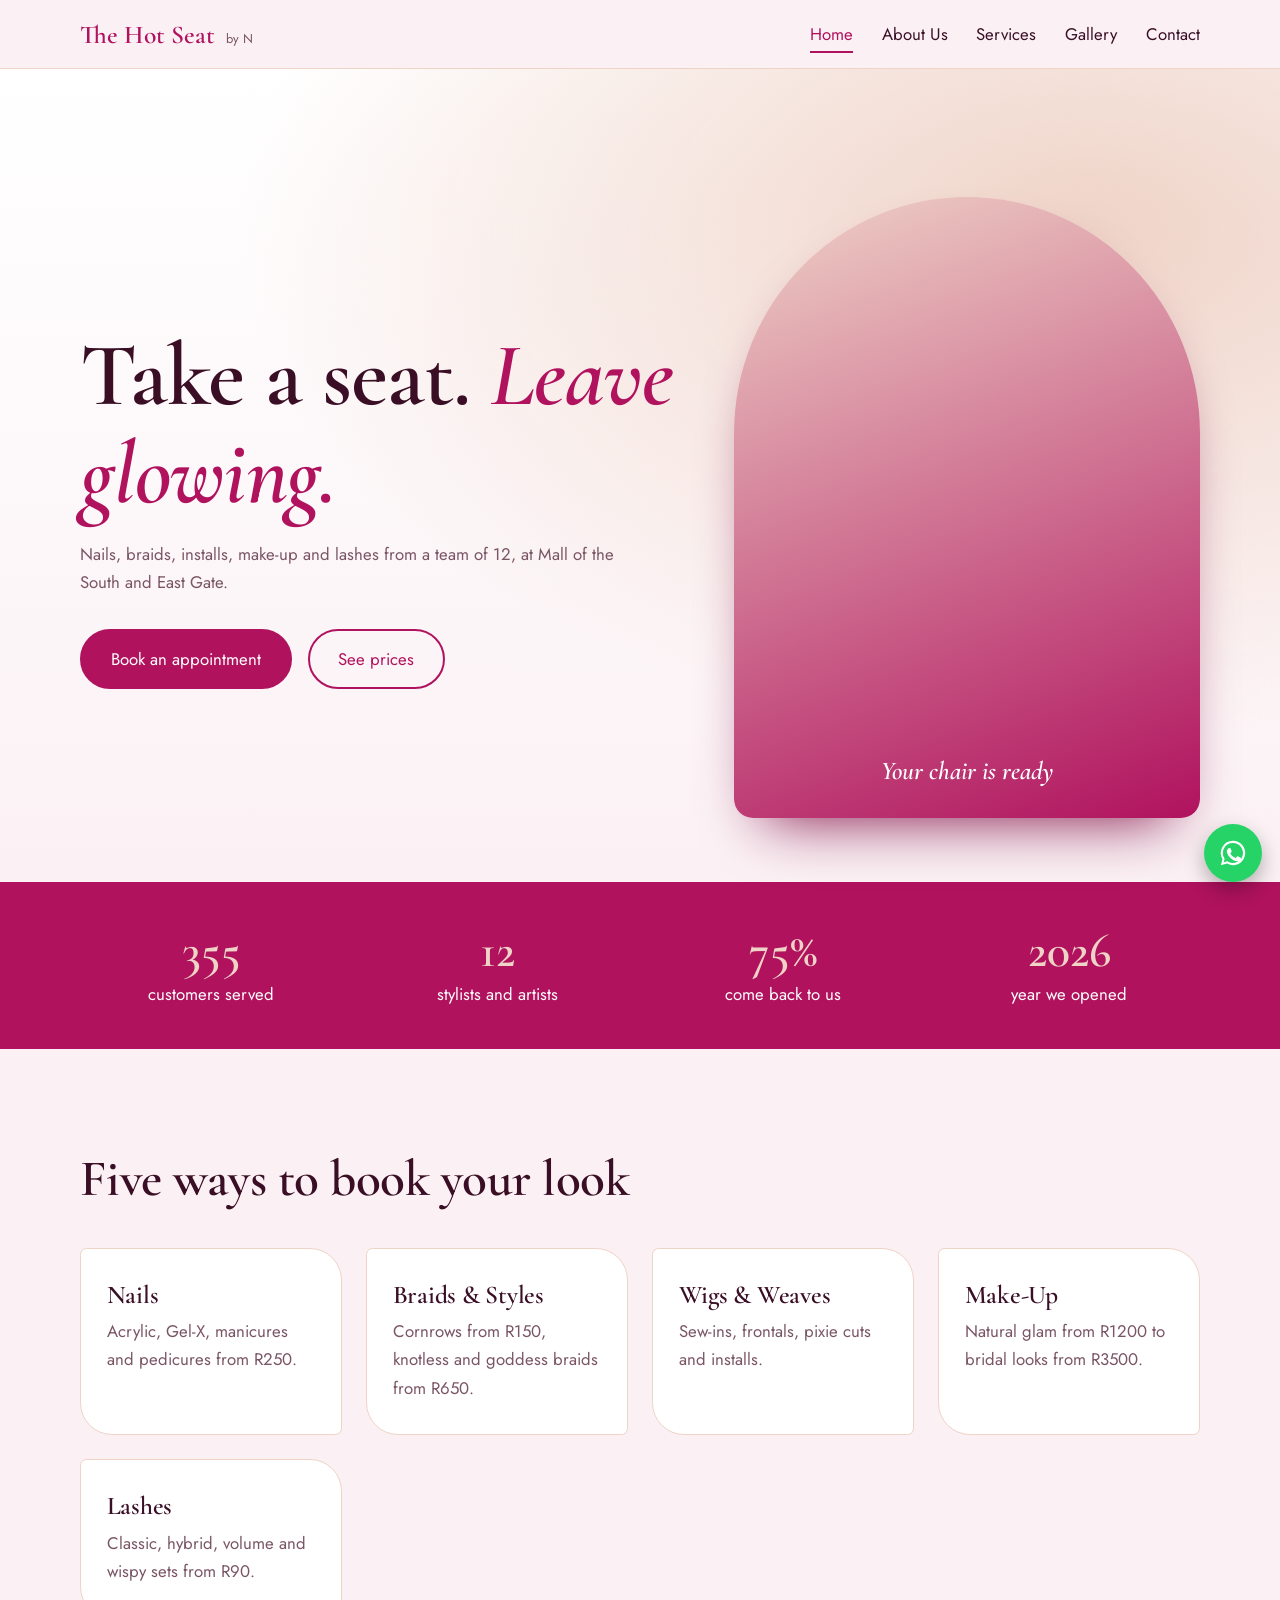
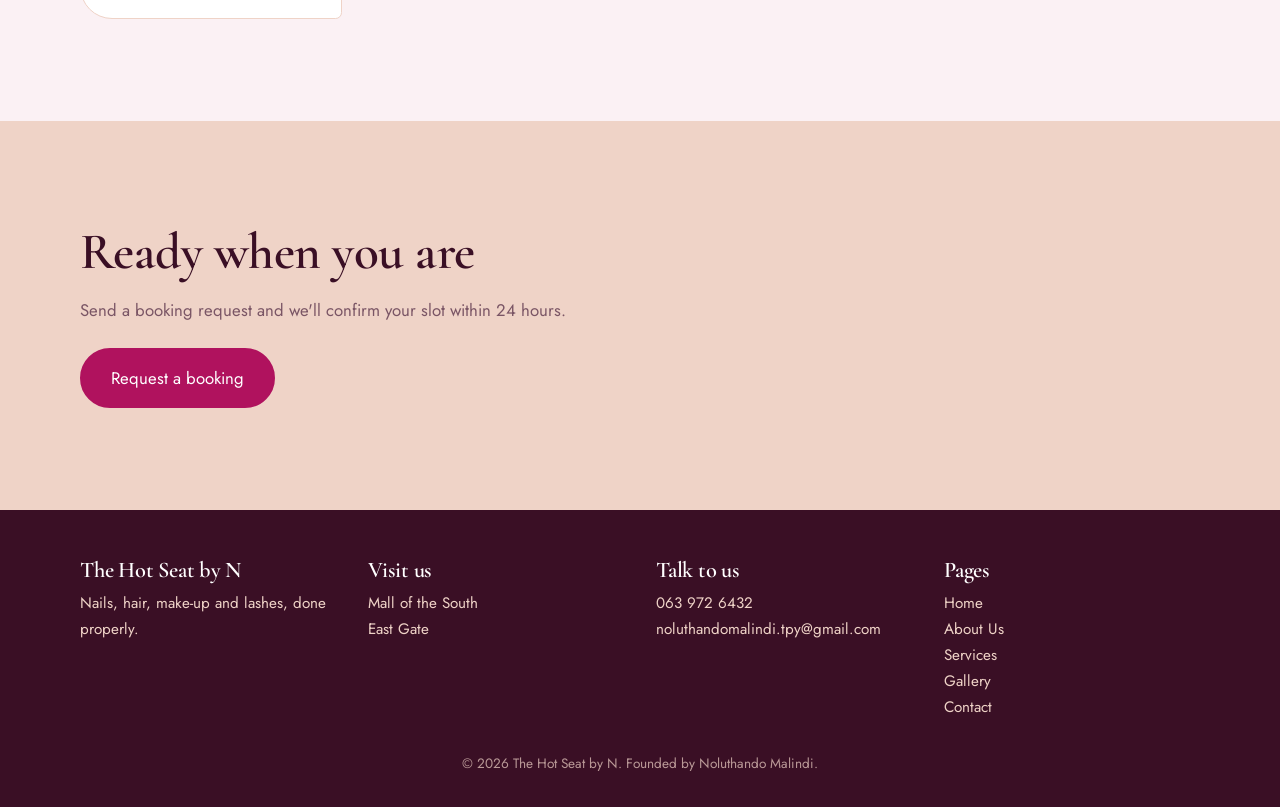
<file: index.html>
<!DOCTYPE html><html lang="en"><head><meta charset="utf-8"><meta name="viewport" content="width=device-width,initial-scale=1">
<title>Home | The Hot Seat by N</title><meta name="description" content="Nails, braids, wigs, make-up and lashes at Mall of the South and East Gate.">
<link rel="preconnect" href="https://fonts.googleapis.com"><link rel="preconnect" href="https://fonts.gstatic.com" crossorigin>
<link href="https://fonts.googleapis.com/css2?family=Cormorant+Garamond:ital,wght@0,600;1,600&family=Jost:wght@400;500&display=swap" rel="stylesheet">
<link rel="stylesheet" href="css/style.css"></head><body><div id="site-header"></div><main>
<section class="hero"><div class="wrap"><div>
<h1>Take a seat. <em>Leave glowing.</em></h1>
<p class="lead">Nails, braids, installs, make-up and lashes from a team of 12, at Mall of the South and East Gate.</p>
<div class="cta"><a class="btn" href="contact.html">Book an appointment</a><a class="btn ghost" href="services.html">See prices</a></div></div>
<div class="seat" aria-hidden="true">Your chair is ready</div></div></section>
<div class="stats"><div class="wrap"><div><b>355</b>customers served</div><div><b>12</b>stylists and artists</div><div><b>75%</b>come back to us</div><div><b>2026</b>year we opened</div></div></div>
<section><div class="wrap"><h2>Five ways to book your look</h2>
<div class="grid">
<a class="cat" href="services.html"><h3>Nails</h3><p>Acrylic, Gel-X, manicures and pedicures from R250.</p></a>
<a class="cat" href="services.html"><h3>Braids &amp; Styles</h3><p>Cornrows from R150, knotless and goddess braids from R650.</p></a>
<a class="cat" href="services.html"><h3>Wigs &amp; Weaves</h3><p>Sew-ins, frontals, pixie cuts and installs.</p></a>
<a class="cat" href="services.html"><h3>Make-Up</h3><p>Natural glam from R1200 to bridal looks from R3500.</p></a>
<a class="cat" href="services.html"><h3>Lashes</h3><p>Classic, hybrid, volume and wispy sets from R90.</p></a></div></div></section>
<section class="band"><div class="wrap"><h2>Ready when you are</h2><p class="lead">Send a booking request and we'll confirm your slot within 24 hours.</p><p style="margin-top:1.5rem"><a class="btn" href="contact.html">Request a booking</a></p></div></section>
</main><div id="site-footer"></div><script src="js/data.js"></script><script src="js/main.js"></script></body></html>
</file>
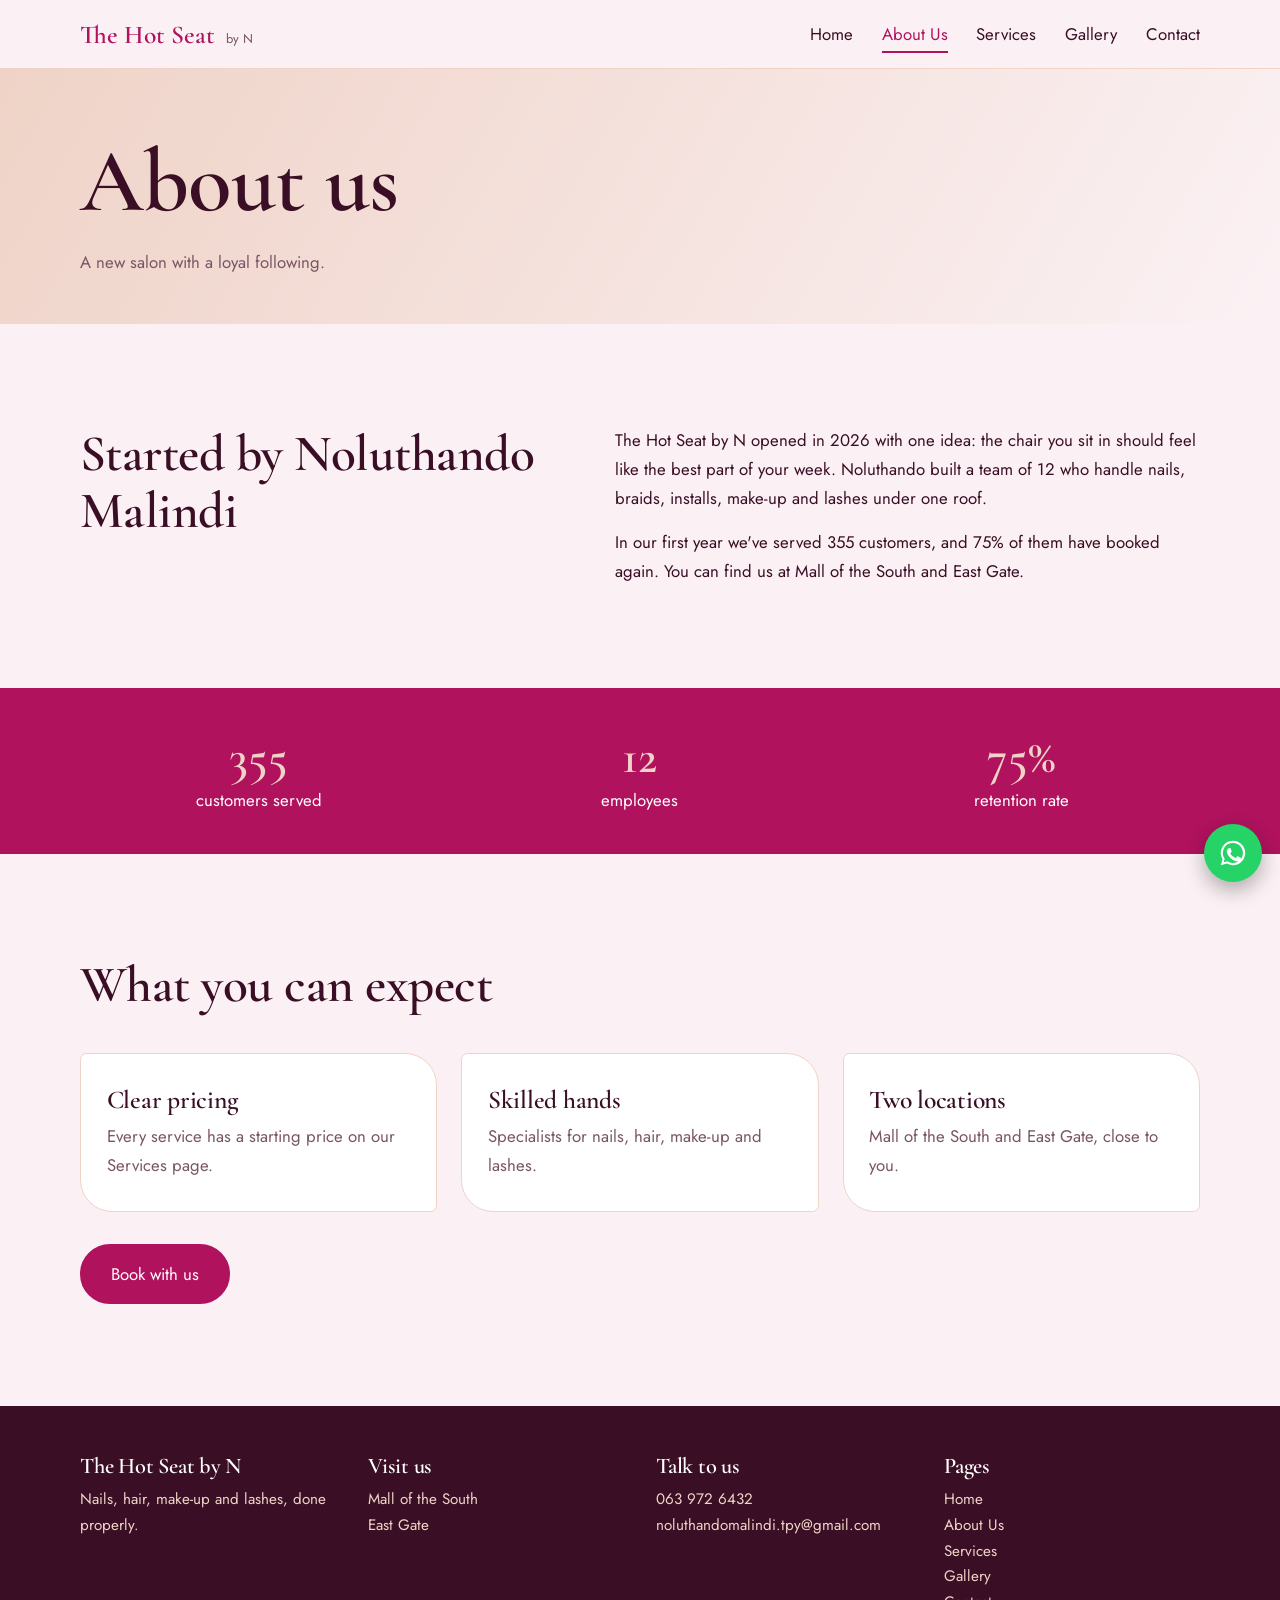
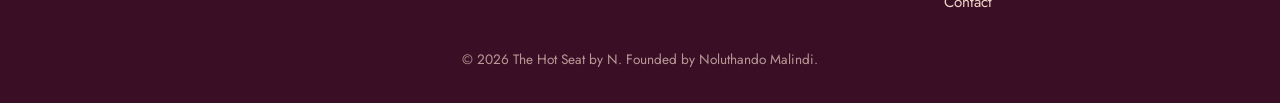
<file: about.html>
<!DOCTYPE html><html lang="en"><head><meta charset="utf-8"><meta name="viewport" content="width=device-width,initial-scale=1">
<title>About Us | The Hot Seat by N</title><meta name="description" content="Founded in 2026 by Noluthando Malindi.">
<link rel="preconnect" href="https://fonts.googleapis.com"><link rel="preconnect" href="https://fonts.gstatic.com" crossorigin>
<link href="https://fonts.googleapis.com/css2?family=Cormorant+Garamond:ital,wght@0,600;1,600&family=Jost:wght@400;500&display=swap" rel="stylesheet">
<link rel="stylesheet" href="css/style.css"></head><body><div id="site-header"></div><main>
<div class="pagehead"><div class="wrap"><h1>About us</h1><p class="lead">A new salon with a loyal following.</p></div></div>
<section><div class="wrap two"><div><h2>Started by Noluthando Malindi</h2></div>
<div><p>The Hot Seat by N opened in 2026 with one idea: the chair you sit in should feel like the best part of your week. Noluthando built a team of 12 who handle nails, braids, installs, make-up and lashes under one roof.</p>
<p style="margin-top:1rem">In our first year we've served 355 customers, and 75% of them have booked again. You can find us at Mall of the South and East Gate.</p></div></div></section>
<div class="stats"><div class="wrap"><div><b>355</b>customers served</div><div><b>12</b>employees</div><div><b>75%</b>retention rate</div></div></div>
<section><div class="wrap"><h2>What you can expect</h2><div class="grid">
<div class="cat"><h3>Clear pricing</h3><p>Every service has a starting price on our Services page.</p></div>
<div class="cat"><h3>Skilled hands</h3><p>Specialists for nails, hair, make-up and lashes.</p></div>
<div class="cat"><h3>Two locations</h3><p>Mall of the South and East Gate, close to you.</p></div></div>
<p style="margin-top:2rem"><a class="btn" href="contact.html">Book with us</a></p></div></section>
</main><div id="site-footer"></div><script src="js/data.js"></script><script src="js/main.js"></script></body></html>
</file>
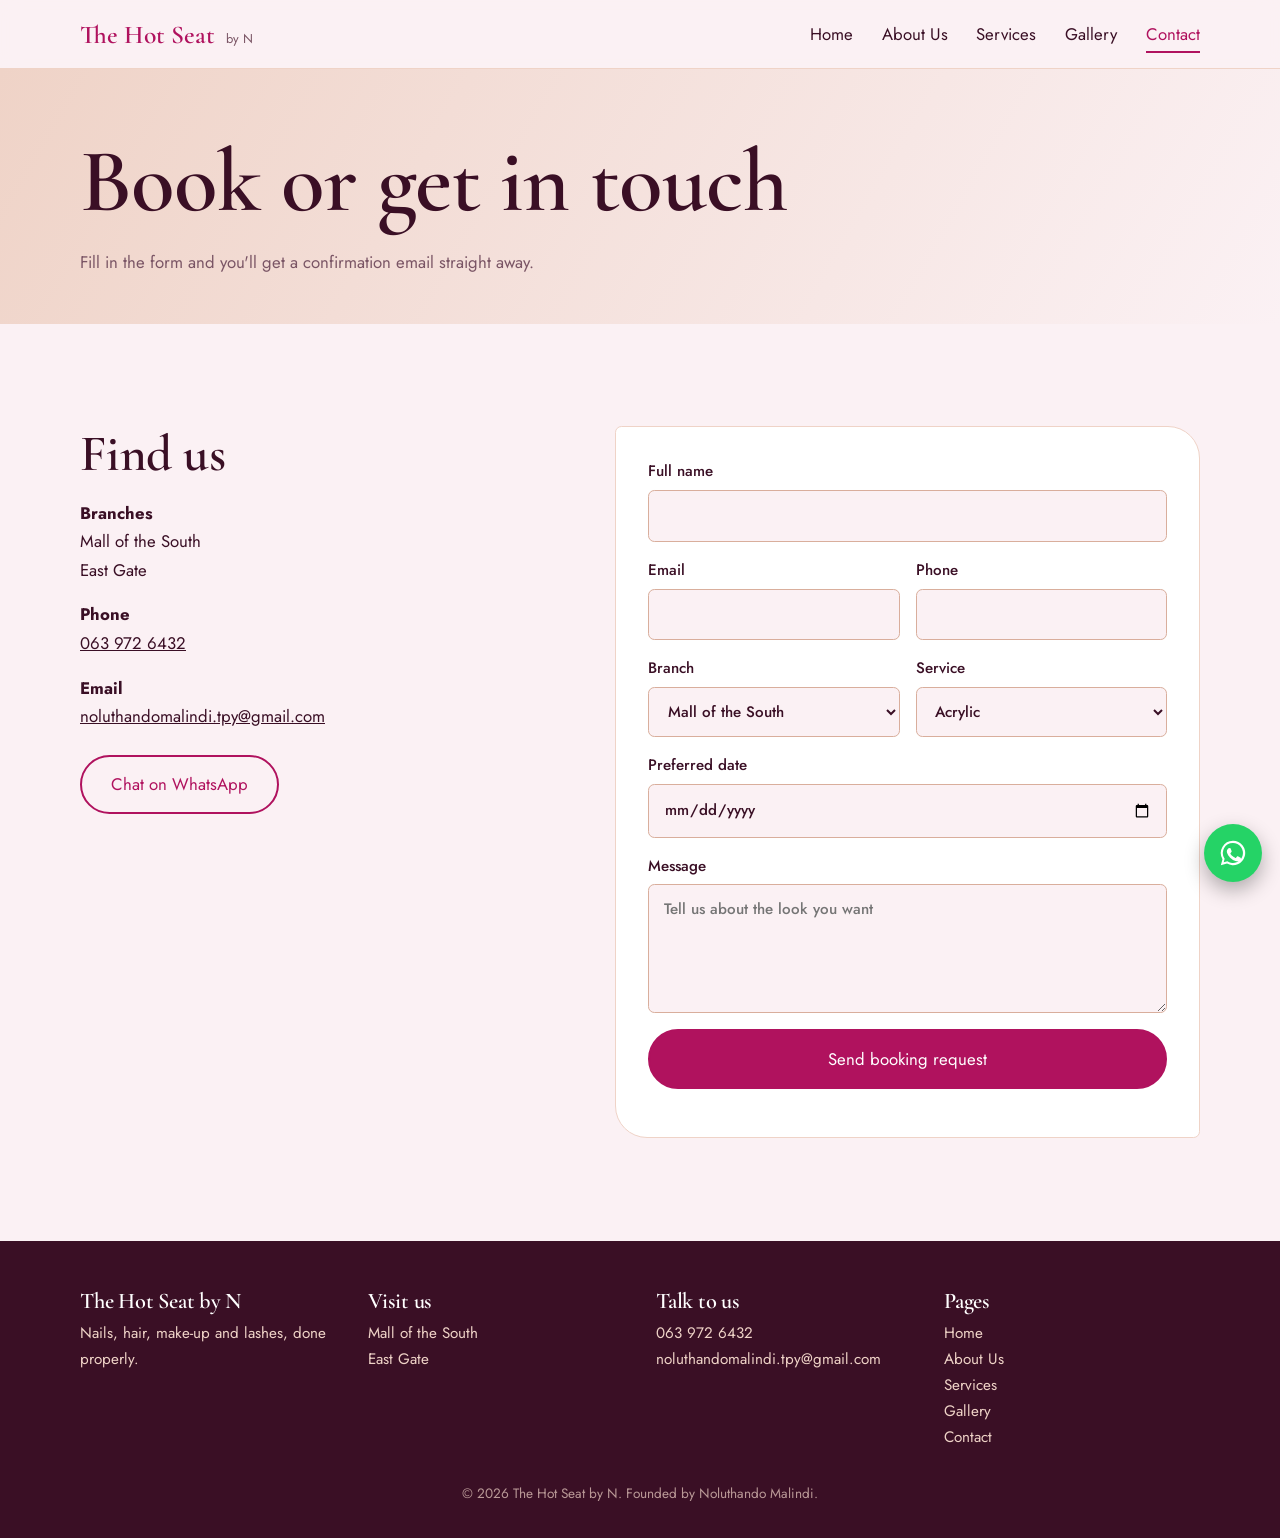
<file: contact.html>
<!DOCTYPE html><html lang="en"><head><meta charset="utf-8"><meta name="viewport" content="width=device-width,initial-scale=1">
<title>Contact | The Hot Seat by N</title><meta name="description" content="Book an appointment at The Hot Seat by N.">
<link rel="preconnect" href="https://fonts.googleapis.com"><link rel="preconnect" href="https://fonts.gstatic.com" crossorigin>
<link href="https://fonts.googleapis.com/css2?family=Cormorant+Garamond:ital,wght@0,600;1,600&family=Jost:wght@400;500&display=swap" rel="stylesheet">
<link rel="stylesheet" href="css/style.css"></head><body><div id="site-header"></div><main>
<div class="pagehead"><div class="wrap"><h1>Book or get in touch</h1><p class="lead">Fill in the form and you'll get a confirmation email straight away.</p></div></div>
<section><div class="wrap two"><div><h2>Find us</h2>
<p style="margin-top:1rem"><b>Branches</b><br>Mall of the South<br>East Gate</p>
<p style="margin-top:1rem"><b>Phone</b><br><a href="tel:+27639726432">063 972 6432</a></p>
<p style="margin-top:1rem"><b>Email</b><br><a href="mailto:noluthandomalindi.tpy@gmail.com">noluthandomalindi.tpy@gmail.com</a></p>
<p style="margin-top:1.5rem"><a class="btn ghost" target="_blank" rel="noopener" href="https://wa.me/27639726432">Chat on WhatsApp</a></p></div>
<form id="booking">
<label>Full name<input name="name" required autocomplete="name"></label>
<div class="row"><label>Email<input name="email" type="email" required autocomplete="email"></label>
<label>Phone<input name="phone" type="tel" required autocomplete="tel"></label></div>
<div class="row"><label>Branch<select name="branch"><option>Mall of the South</option><option>East Gate</option></select></label>
<label>Service<select name="service" id="service"></select></label></div>
<label>Preferred date<input name="date" type="date"></label>
<label>Message<textarea name="message" rows="4" placeholder="Tell us about the look you want"></textarea></label>
<input class="hp" name="website" tabindex="-1" autocomplete="off" aria-hidden="true">
<button class="btn" type="submit">Send booking request</button><div id="msg" role="status"></div></form></div></section>
</main><div id="site-footer"></div><script src="js/data.js"></script><script src="js/main.js"></script></body></html>
</file>
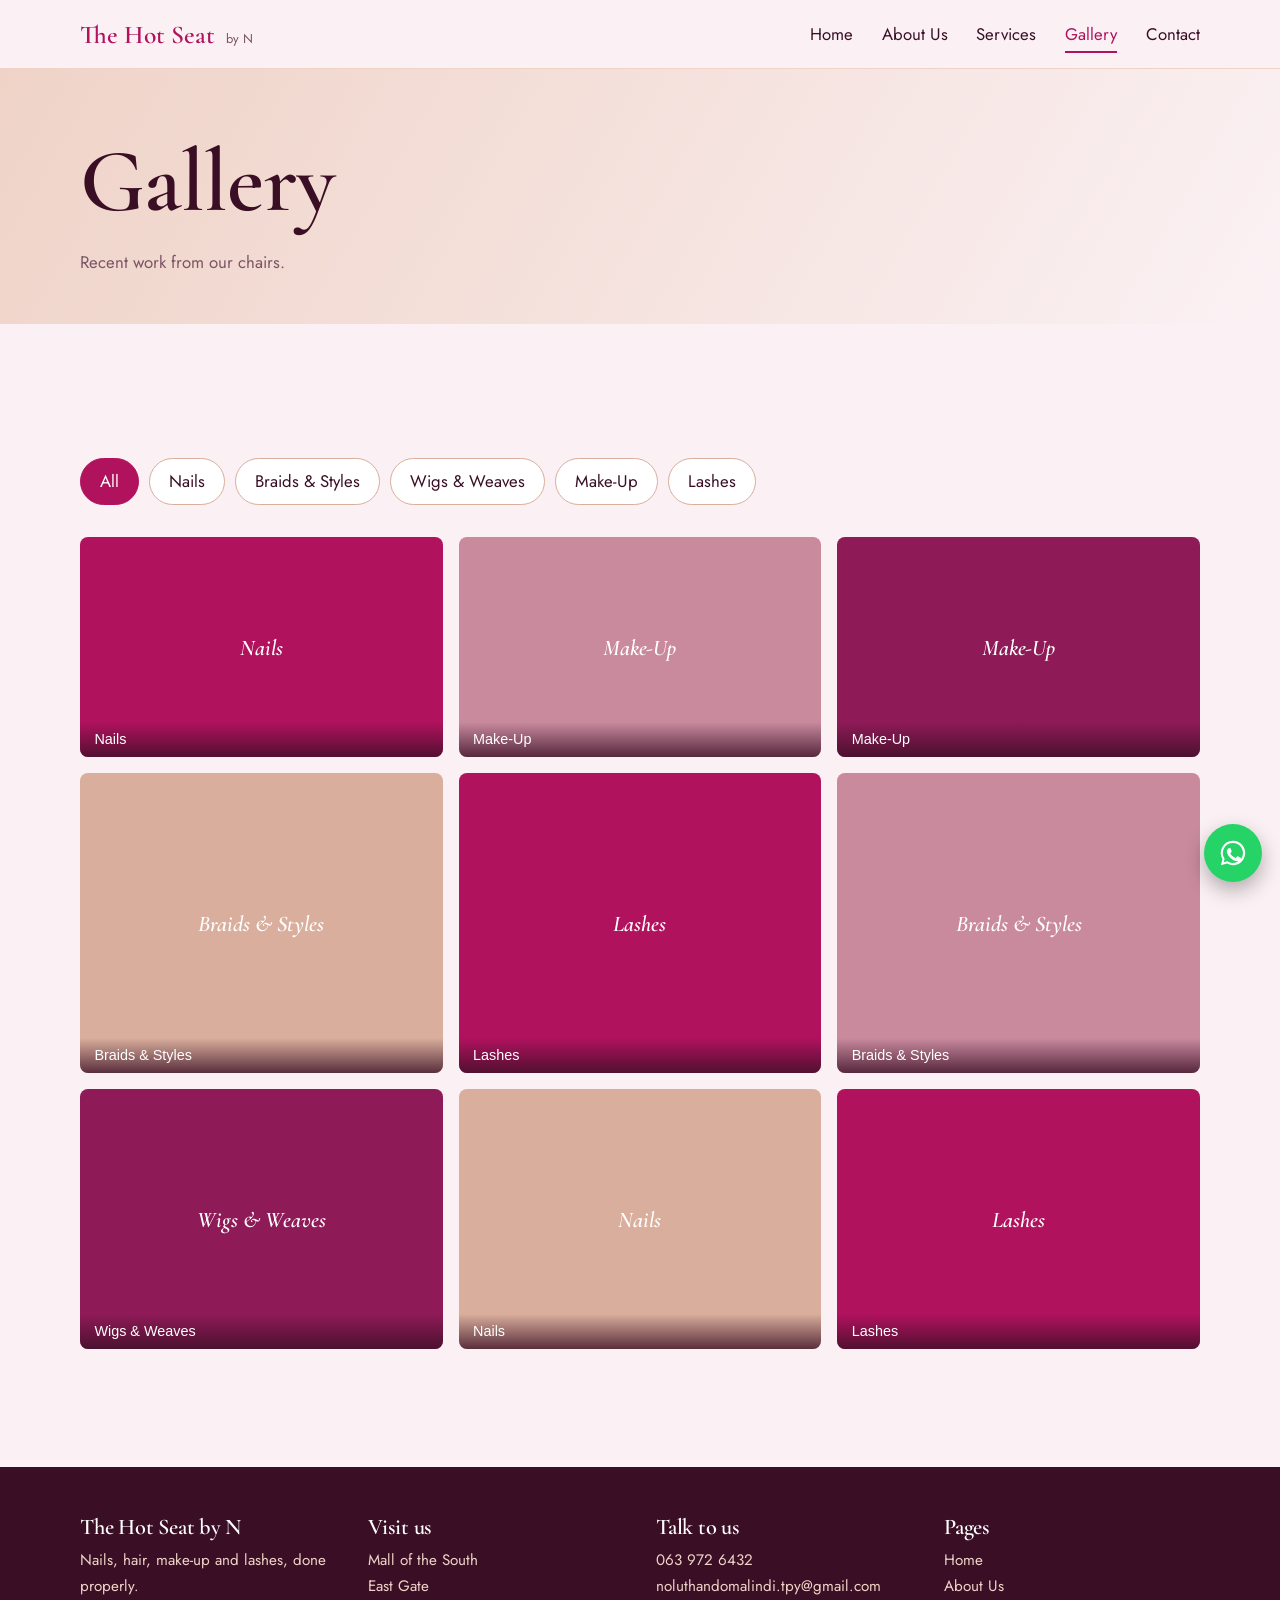
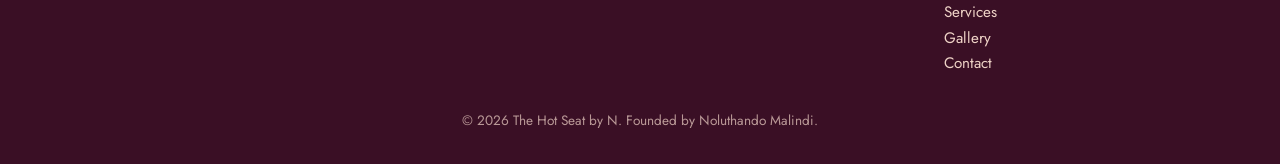
<file: gallery.html>
<!DOCTYPE html><html lang="en"><head><meta charset="utf-8"><meta name="viewport" content="width=device-width,initial-scale=1">
<title>Gallery | The Hot Seat by N</title><meta name="description" content="Photos of our nails, braids, wigs, make-up and lashes.">
<link rel="preconnect" href="https://fonts.googleapis.com"><link rel="preconnect" href="https://fonts.gstatic.com" crossorigin>
<link href="https://fonts.googleapis.com/css2?family=Cormorant+Garamond:ital,wght@0,600;1,600&family=Jost:wght@400;500&display=swap" rel="stylesheet">
<link rel="stylesheet" href="css/style.css"></head><body><div id="site-header"></div><main>
<div class="pagehead"><div class="wrap"><h1>Gallery</h1><p class="lead">Recent work from our chairs.</p></div></div>
<section><div class="wrap"><div class="tabs" id="gal-tabs" role="group" aria-label="Filter gallery"></div><div class="gal" id="gallery"></div></div></section>
<dialog id="lightbox"><img alt="Enlarged gallery photo"></dialog>
</main><div id="site-footer"></div><script src="js/data.js"></script><script src="js/main.js"></script></body></html>
</file>
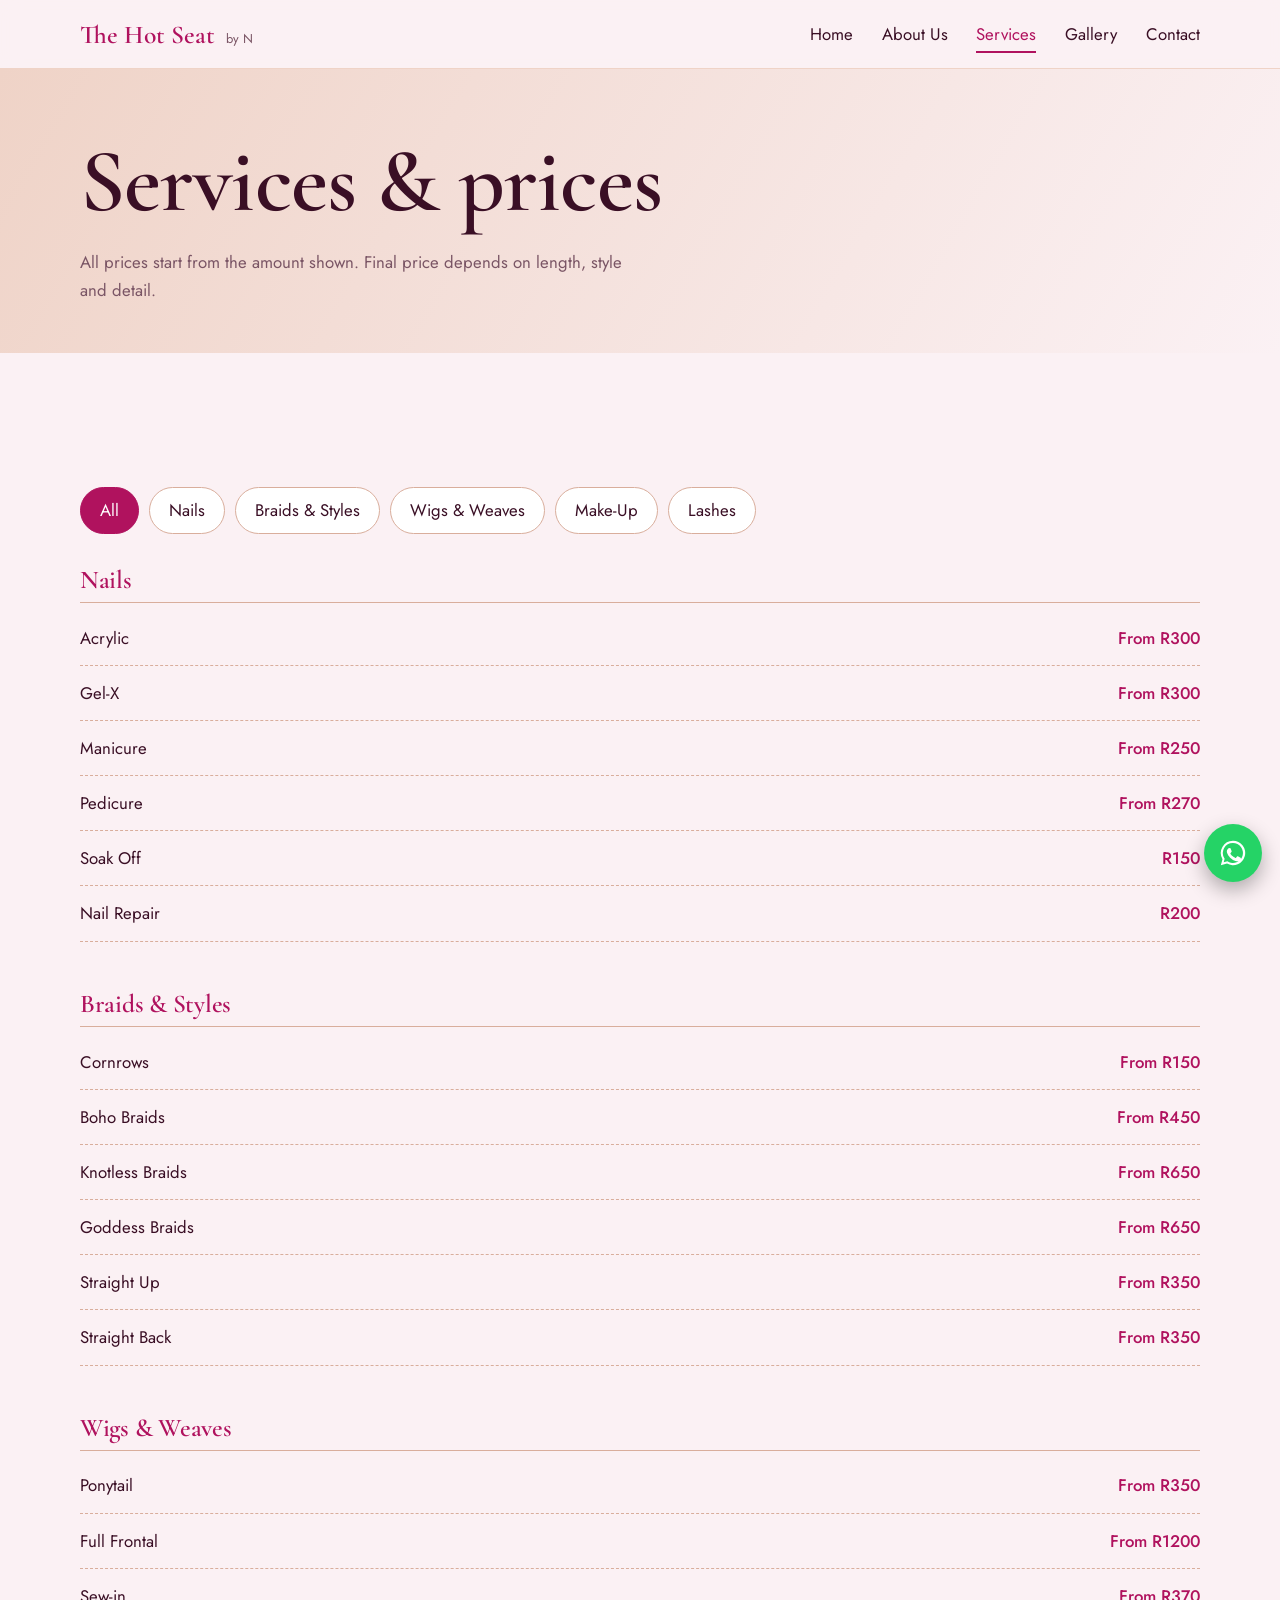
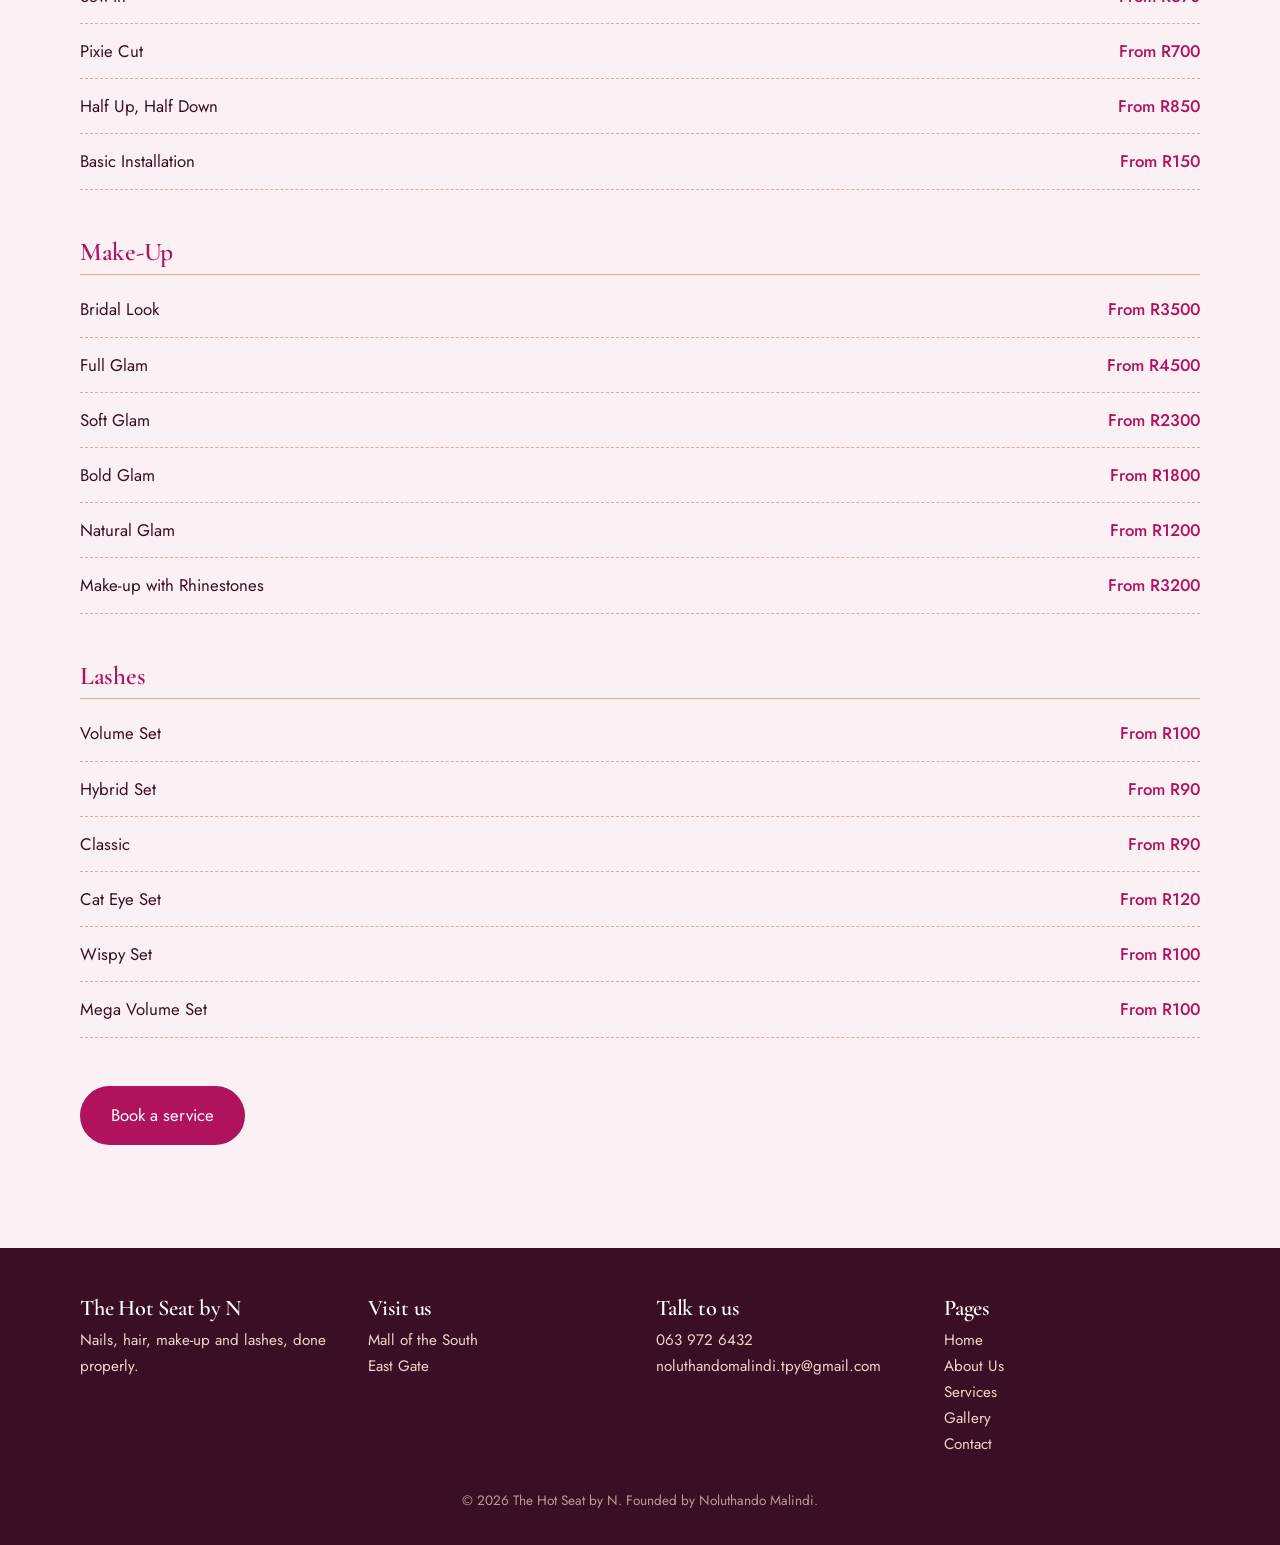
<file: services.html>
<!DOCTYPE html><html lang="en"><head><meta charset="utf-8"><meta name="viewport" content="width=device-width,initial-scale=1">
<title>Services | The Hot Seat by N</title><meta name="description" content="Prices for nails, braids, wigs, make-up and lashes.">
<link rel="preconnect" href="https://fonts.googleapis.com"><link rel="preconnect" href="https://fonts.gstatic.com" crossorigin>
<link href="https://fonts.googleapis.com/css2?family=Cormorant+Garamond:ital,wght@0,600;1,600&family=Jost:wght@400;500&display=swap" rel="stylesheet">
<link rel="stylesheet" href="css/style.css"></head><body><div id="site-header"></div><main>
<div class="pagehead"><div class="wrap"><h1>Services &amp; prices</h1><p class="lead">All prices start from the amount shown. Final price depends on length, style and detail.</p></div></div>
<section><div class="wrap"><div class="tabs" id="svc-tabs" role="group" aria-label="Filter services"></div><div id="services"></div>
<a class="btn" href="contact.html">Book a service</a></div></section>
</main><div id="site-footer"></div><script src="js/data.js"></script><script src="js/main.js"></script></body></html>
</file>
<file: css/style.css>
:root{--magenta:#B0125E;--magenta-d:#7E0B43;--pearl:#FBF1F4;--champ:#EFD3C7;--champ-d:#D9AE9C;--ink:#3A0F25;--muted:#7A5565;--w:1160px}
*{box-sizing:border-box;margin:0}
html{scroll-behavior:smooth}
body{font:400 1.05rem/1.7 'Jost',system-ui,sans-serif;color:var(--ink);background:var(--pearl)}
h1,h2,h3{font-family:'Cormorant Garamond',Georgia,serif;font-weight:600;line-height:1.1;letter-spacing:-.01em}
h1{font-size:clamp(2.8rem,8vw,5.6rem)}h2{font-size:clamp(2rem,4.5vw,3.2rem)}h3{font-size:1.6rem}
a{color:inherit}img{max-width:100%;display:block}
:focus-visible{outline:3px solid var(--magenta);outline-offset:3px}
.wrap{max-width:var(--w);margin:auto;padding:0 1.25rem}
section{padding:clamp(3.5rem,8vw,6.5rem) 0}
.lead{color:var(--muted);max-width:56ch;margin-top:1rem}
.btn{display:inline-block;padding:.85rem 1.8rem;border-radius:999px;background:var(--magenta);color:#fff;text-decoration:none;font-weight:500;border:2px solid var(--magenta);cursor:pointer;font:inherit;transition:background .2s}
.btn:hover{background:var(--magenta-d)}
.btn.ghost{background:transparent;color:var(--magenta)}.btn.ghost:hover{background:var(--champ)}
header{position:sticky;top:0;z-index:20;background:rgba(251,241,244,.92);backdrop-filter:blur(10px);border-bottom:1px solid var(--champ)}
.nav{display:flex;align-items:center;justify-content:space-between;height:68px}
.logo{font:600 1.6rem 'Cormorant Garamond',serif;text-decoration:none;color:var(--magenta)}
.logo small{font:400 .8rem 'Jost';color:var(--muted);margin-left:.3rem}
nav ul{display:flex;gap:1.8rem;list-style:none;padding:0}
nav a{text-decoration:none;padding:.3rem 0;border-bottom:2px solid transparent}
nav a:hover,nav a[aria-current]{border-color:var(--magenta);color:var(--magenta)}
.burger{display:none;background:none;border:0;font-size:1.8rem;color:var(--magenta);cursor:pointer}
@media(max-width:780px){.burger{display:block}
nav ul{display:none;position:absolute;left:0;right:0;top:68px;background:var(--pearl);flex-direction:column;padding:1rem 1.25rem 1.5rem;border-bottom:1px solid var(--champ);gap:.6rem}
nav ul.open{display:flex}}
.hero{background:radial-gradient(ellipse at 85% 20%,var(--champ) 0,transparent 55%),linear-gradient(180deg,#fff 0,var(--pearl) 100%);padding:clamp(4rem,10vw,8rem) 0 4rem}
.hero .wrap{display:grid;grid-template-columns:1.3fr 1fr;gap:3rem;align-items:center}
.hero h1 em{color:var(--magenta)}
.hero .cta{display:flex;gap:1rem;flex-wrap:wrap;margin-top:2rem}
.seat{aspect-ratio:3/4;border-radius:50% 50% 1.2rem 1.2rem/38% 38% 1.2rem 1.2rem;background:linear-gradient(160deg,var(--champ),var(--magenta));display:grid;place-items:end center;padding:2rem;color:#fff;font:italic 600 1.6rem 'Cormorant Garamond',serif;text-align:center;box-shadow:0 30px 60px -30px var(--magenta-d)}
@media(max-width:780px){.hero .wrap{grid-template-columns:1fr}.seat{max-width:320px;aspect-ratio:4/3}}
.stats{background:var(--magenta);color:#fff;padding:2.5rem 0}
.stats .wrap{display:grid;grid-template-columns:repeat(auto-fit,minmax(150px,1fr));gap:1.5rem;text-align:center}
.stats b{display:block;font:600 3rem 'Cormorant Garamond',serif;color:var(--champ)}
.grid{display:grid;grid-template-columns:repeat(auto-fit,minmax(240px,1fr));gap:1.5rem;margin-top:2.5rem}
.cat{background:#fff;border:1px solid var(--champ);padding:2rem 1.6rem;border-radius:.4rem 2rem .4rem 2rem;text-decoration:none;transition:transform .2s,border-color .2s}
.cat:hover{transform:translateY(-4px);border-color:var(--magenta)}
.cat p{color:var(--muted);margin-top:.5rem}
.band{background:var(--champ)}
.pagehead{background:linear-gradient(120deg,var(--champ),var(--pearl));padding:4rem 0 3rem}
.tabs{display:flex;gap:.6rem;flex-wrap:wrap;margin:2rem 0}
.tabs button{padding:.5rem 1.2rem;border-radius:999px;border:1px solid var(--champ-d);background:#fff;font:inherit;cursor:pointer;color:var(--ink)}
.tabs button[aria-pressed=true]{background:var(--magenta);color:#fff;border-color:var(--magenta)}
.svc-group{margin-bottom:3rem}
.svc-group h3{color:var(--magenta);border-bottom:1px solid var(--champ-d);padding-bottom:.5rem;margin-bottom:.5rem}
.svc{display:flex;justify-content:space-between;gap:1rem;padding:.8rem 0;border-bottom:1px dashed var(--champ-d)}
.svc span:last-child{font-weight:500;color:var(--magenta);white-space:nowrap}
.gal{columns:3 240px;column-gap:1rem}
.tile{break-inside:avoid;margin-bottom:1rem;border-radius:.5rem;overflow:hidden;cursor:zoom-in;position:relative;background:var(--champ);border:0;width:100%;padding:0;display:block}
.tile img{width:100%}
.tile .ph{display:grid;place-items:center;color:#fff;font:italic 600 1.4rem 'Cormorant Garamond',serif;padding:1rem;text-align:center}
.tile .cap{position:absolute;left:0;right:0;bottom:0;padding:.6rem .9rem;background:linear-gradient(transparent,rgba(58,15,37,.8));color:#fff;font-size:.9rem;text-align:left}
dialog{border:0;border-radius:.6rem;padding:0;max-width:92vw;background:#fff}
dialog::backdrop{background:rgba(58,15,37,.8)}
dialog img{max-height:85vh}
.two{display:grid;grid-template-columns:1fr 1.2fr;gap:3rem}
@media(max-width:820px){.two{grid-template-columns:1fr}}
form{background:#fff;padding:2rem;border:1px solid var(--champ);border-radius:.4rem 2rem .4rem 2rem;display:grid;gap:1rem}
label{display:grid;gap:.3rem;font-weight:500;font-size:.95rem}
input,select,textarea{font:inherit;padding:.75rem .9rem;border:1px solid var(--champ-d);border-radius:.4rem;background:var(--pearl);color:var(--ink);width:100%}
.row{display:grid;grid-template-columns:1fr 1fr;gap:1rem}
@media(max-width:560px){.row{grid-template-columns:1fr}}
.msg{padding:1rem;border-radius:.4rem;display:none}.msg.ok{display:block;background:#E8F6EC;color:#14532d}.msg.err{display:block;background:#FDE8E8;color:#7f1d1d}
.hp{position:absolute;left:-9999px}
footer{background:var(--ink);color:var(--champ);padding:3rem 0 2rem;font-size:.95rem}
footer .wrap{display:grid;grid-template-columns:repeat(auto-fit,minmax(220px,1fr));gap:2rem}
footer h3{color:#fff;font-size:1.4rem;margin-bottom:.5rem}footer a{text-decoration:none}footer a:hover{color:#fff}
.copy{text-align:center;margin-top:2rem;opacity:.7;font-size:.85rem}
.wa{position:fixed;right:1.1rem;bottom:1.1rem;z-index:30;width:58px;height:58px;border-radius:50%;background:#25D366;display:grid;place-items:center;box-shadow:0 8px 20px rgba(0,0,0,.3)}
.wa svg{width:30px;height:30px;fill:#fff}
@media(prefers-reduced-motion:reduce){*{transition:none!important;scroll-behavior:auto!important}}
</file>
